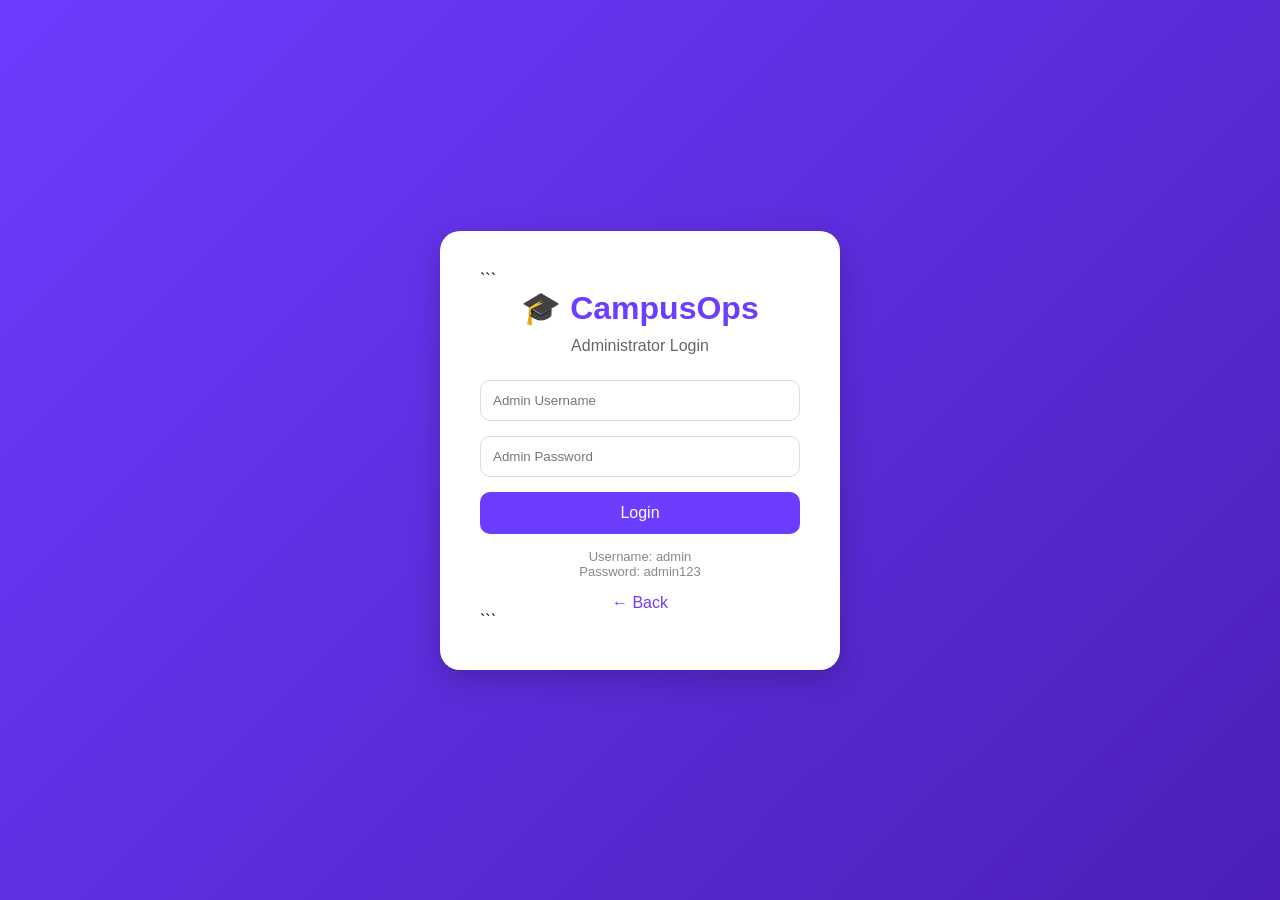
<file: templates/admin_login.html>
<!DOCTYPE html>

<html lang="en">
<head>
<meta charset="UTF-8">
<meta name="viewport" content="width=device-width, initial-scale=1.0">
<title>CampusOps Admin Login</title>

<style>

*{
    margin:0;
    padding:0;
    box-sizing:border-box;
    font-family:'Segoe UI',sans-serif;
}

body{
    height:100vh;
    display:flex;
    justify-content:center;
    align-items:center;
    background:linear-gradient(135deg,#6c3cff,#4b1fb8);
}

.login-box{
    width:400px;
    background:white;
    padding:40px;
    border-radius:20px;
    box-shadow:0 10px 30px rgba(0,0,0,0.2);
}

h1{
    text-align:center;
    color:#6c3cff;
    margin-bottom:10px;
}

p{
    text-align:center;
    color:#666;
    margin-bottom:25px;
}

input{
    width:100%;
    padding:12px;
    margin-bottom:15px;
    border:1px solid #ddd;
    border-radius:10px;
}

button{
    width:100%;
    padding:12px;
    background:#6c3cff;
    color:white;
    border:none;
    border-radius:10px;
    cursor:pointer;
    font-size:16px;
}

button:hover{
    background:#4b1fb8;
}

.back{
    text-align:center;
    margin-top:15px;
}

.back a{
    text-decoration:none;
    color:#6c3cff;
}

.demo{
    margin-top:15px;
    text-align:center;
    color:#888;
    font-size:13px;
}

</style>

</head>

<body>

<div class="login-box">

```
<h1>🎓 CampusOps</h1>
<p>Administrator Login</p>

<form action="/admin-login" method="POST">

    <input
        type="text"
        name="username"
        placeholder="Admin Username"
        required>

    <input
        type="password"
        name="password"
        placeholder="Admin Password"
        required>

    <button type="submit">
        Login
    </button>

</form>

<div class="demo">
    Username: admin<br>
    Password: admin123
</div>

<div class="back">
    <a href="/">← Back</a>
</div>
```

</div>

</body>
</html>
</file>
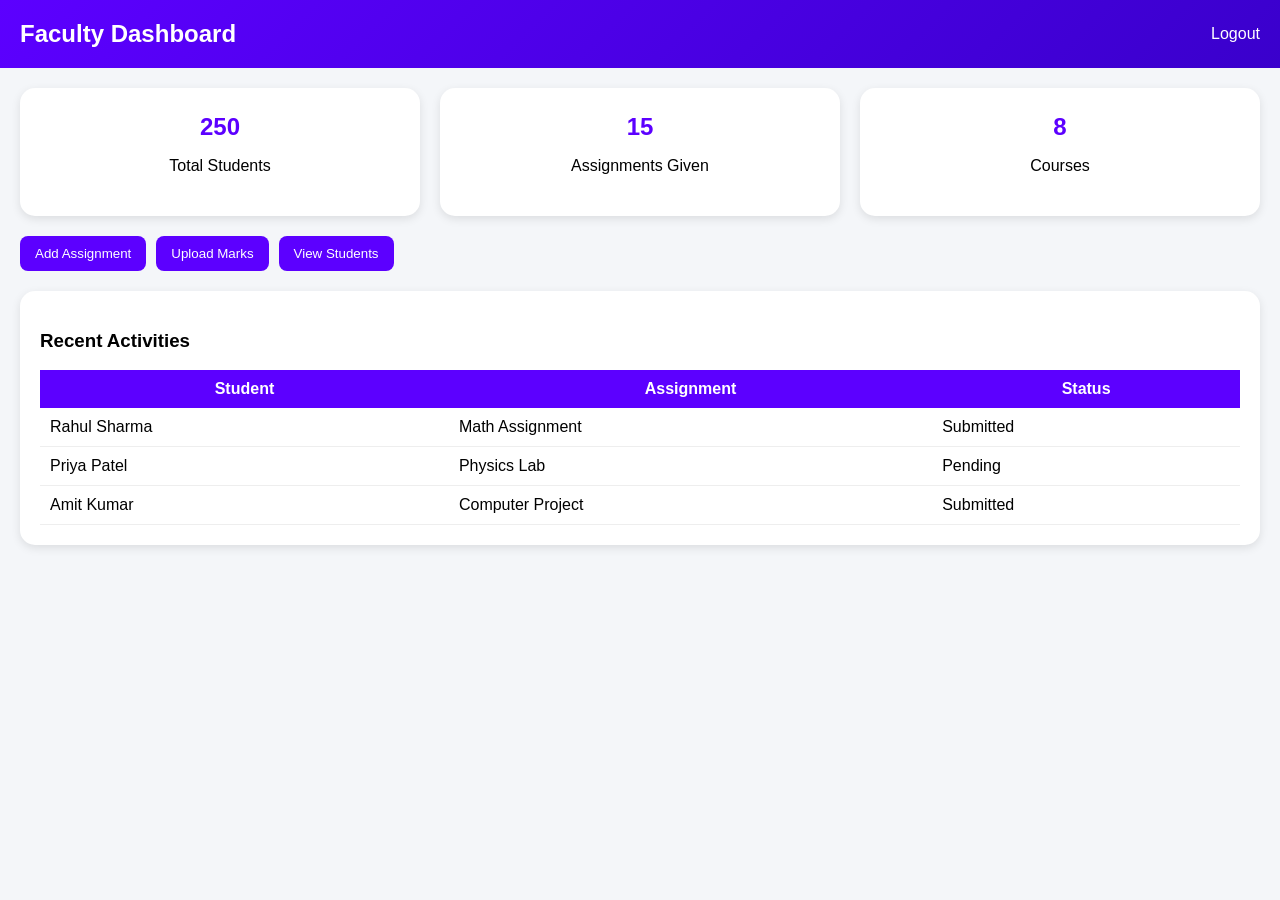
<file: templates/faculty.html>
<!DOCTYPE html>
<html>
<head>
<title>Faculty Dashboard</title>

<style>
body{
    margin:0;
    font-family:Arial;
    background:#f4f6f9;
}

/* HEADER */
.header{
    background:linear-gradient(135deg,#5c00ff,#3a00cc);
    color:white;
    padding:20px;
    display:flex;
    justify-content:space-between;
    align-items:center;
}

.header h2{
    margin:0;
}

/* CONTAINER */
.container{
    padding:20px;
}

/* CARDS */
.cards{
    display:grid;
    grid-template-columns:repeat(3,1fr);
    gap:20px;
}

.card{
    background:white;
    padding:25px;
    border-radius:15px;
    box-shadow:0 3px 10px rgba(0,0,0,0.1);
    text-align:center;
    transition:0.3s;
}

.card:hover{
    transform:scale(1.05);
}

.card h2{
    color:#5c00ff;
    margin:0;
}

/* BUTTONS */
.actions{
    margin-top:20px;
    display:flex;
    gap:10px;
}

button{
    padding:10px 15px;
    background:#5c00ff;
    color:white;
    border:none;
    border-radius:8px;
    cursor:pointer;
    transition:0.3s;
}

button:hover{
    background:#3a00cc;
}

/* TABLE BOX */
.table-box{
    margin-top:20px;
    background:white;
    padding:20px;
    border-radius:15px;
    box-shadow:0 3px 10px rgba(0,0,0,0.1);
}

table{
    width:100%;
    border-collapse:collapse;
}

th{
    background:#5c00ff;
    color:white;
    padding:10px;
}

td{
    padding:10px;
    border-bottom:1px solid #eee;
}

tr:hover{
    background:#f1f1ff;
}

a{
    color:white;
    text-decoration:none;
}
</style>

</head>

<body>

<div class="header">
    <h2>Faculty Dashboard</h2>
    <a href="/">Logout</a>
</div>

<div class="container">

<!-- TOP STATS -->
<div class="cards">

    <div class="card">
        <h2>250</h2>
        <p>Total Students</p>
    </div>

    <div class="card">
        <h2>15</h2>
        <p>Assignments Given</p>
    </div>

    <div class="card">
        <h2>8</h2>
        <p>Courses</p>
    </div>

</div>

<!-- ACTION BUTTONS -->
<div class="actions">
    <button onclick="alert('Add Assignment Coming Soon')">Add Assignment</button>
    <button onclick="alert('Upload Marks Coming Soon')">Upload Marks</button>
    <button onclick="alert('View Students Coming Soon')">View Students</button>
</div>

<!-- TABLE -->
<div class="table-box">

<h3>Recent Activities</h3>

<table>
<tr>
    <th>Student</th>
    <th>Assignment</th>
    <th>Status</th>
</tr>

<tr>
    <td>Rahul Sharma</td>
    <td>Math Assignment</td>
    <td>Submitted</td>
</tr>

<tr>
    <td>Priya Patel</td>
    <td>Physics Lab</td>
    <td>Pending</td>
</tr>

<tr>
    <td>Amit Kumar</td>
    <td>Computer Project</td>
    <td>Submitted</td>
</tr>

</table>

</div>

</div>

</body>
</html>
</file>
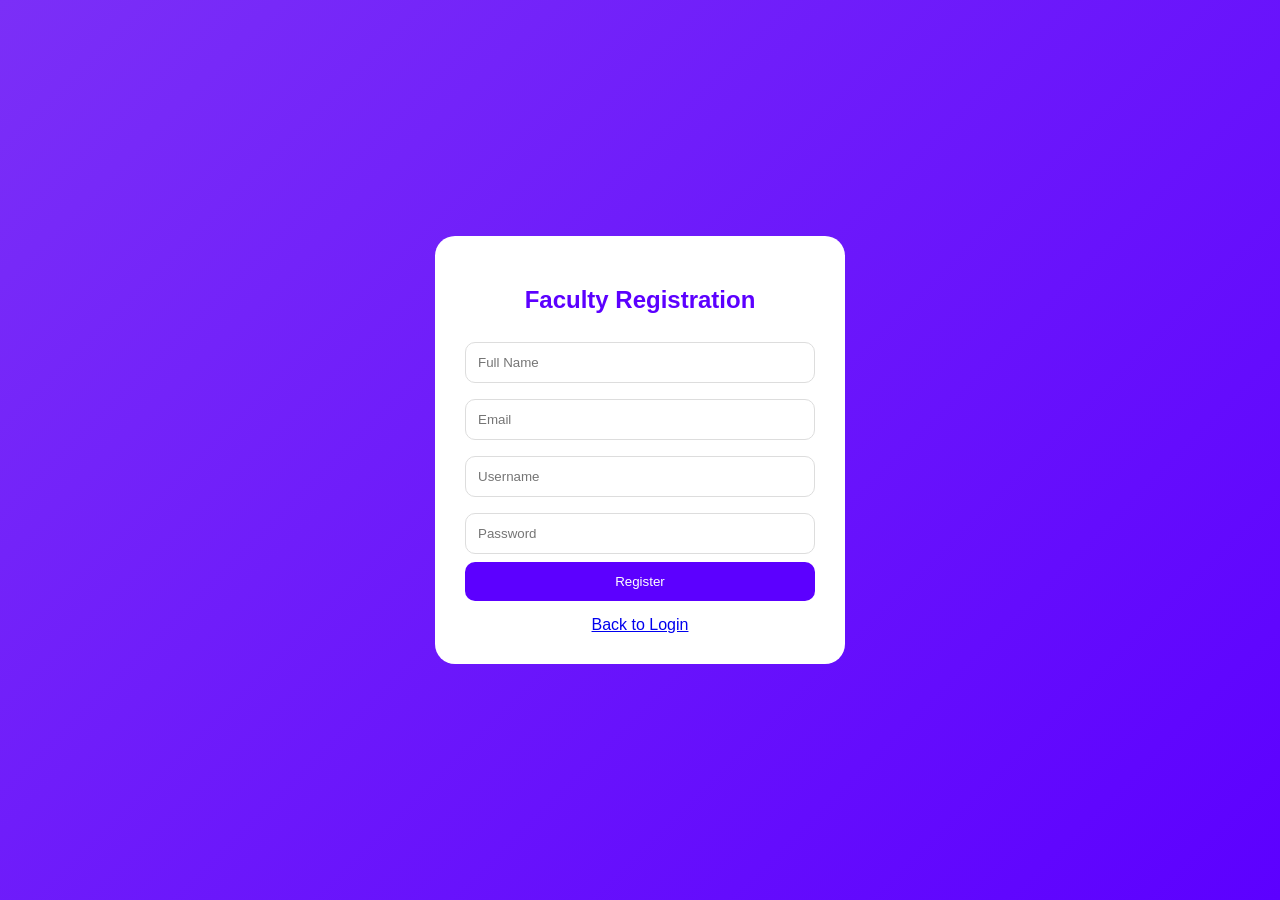
<file: templates/faculty_register.html>
<!DOCTYPE html>
<html>
<head>
<title>Faculty Registration</title>

<style>
body{
    font-family:Arial;
    background:linear-gradient(135deg,#7b2ff7,#5c00ff);
    display:flex;
    justify-content:center;
    align-items:center;
    height:100vh;
    margin:0;
}

.card{
    background:white;
    padding:30px;
    width:350px;
    border-radius:20px;
}

h2{
    text-align:center;
    color:#5c00ff;
}

input{
    width:100%;
    padding:12px;
    margin:8px 0;
    border:1px solid #ddd;
    border-radius:10px;
    box-sizing:border-box;
}

button{
    width:100%;
    padding:12px;
    background:#5c00ff;
    color:white;
    border:none;
    border-radius:10px;
}

a{
    display:block;
    text-align:center;
    margin-top:15px;
}
</style>
</head>

<body>

<div class="card">
    <h2>Faculty Registration</h2>

    <form>
        <input type="text" placeholder="Full Name">
        <input type="email" placeholder="Email">
        <input type="text" placeholder="Username">
        <input type="password" placeholder="Password">

        <button type="submit">Register</button>
    </form>

    <a href="/">Back to Login</a>
</div>

</body>
</html>
</file>
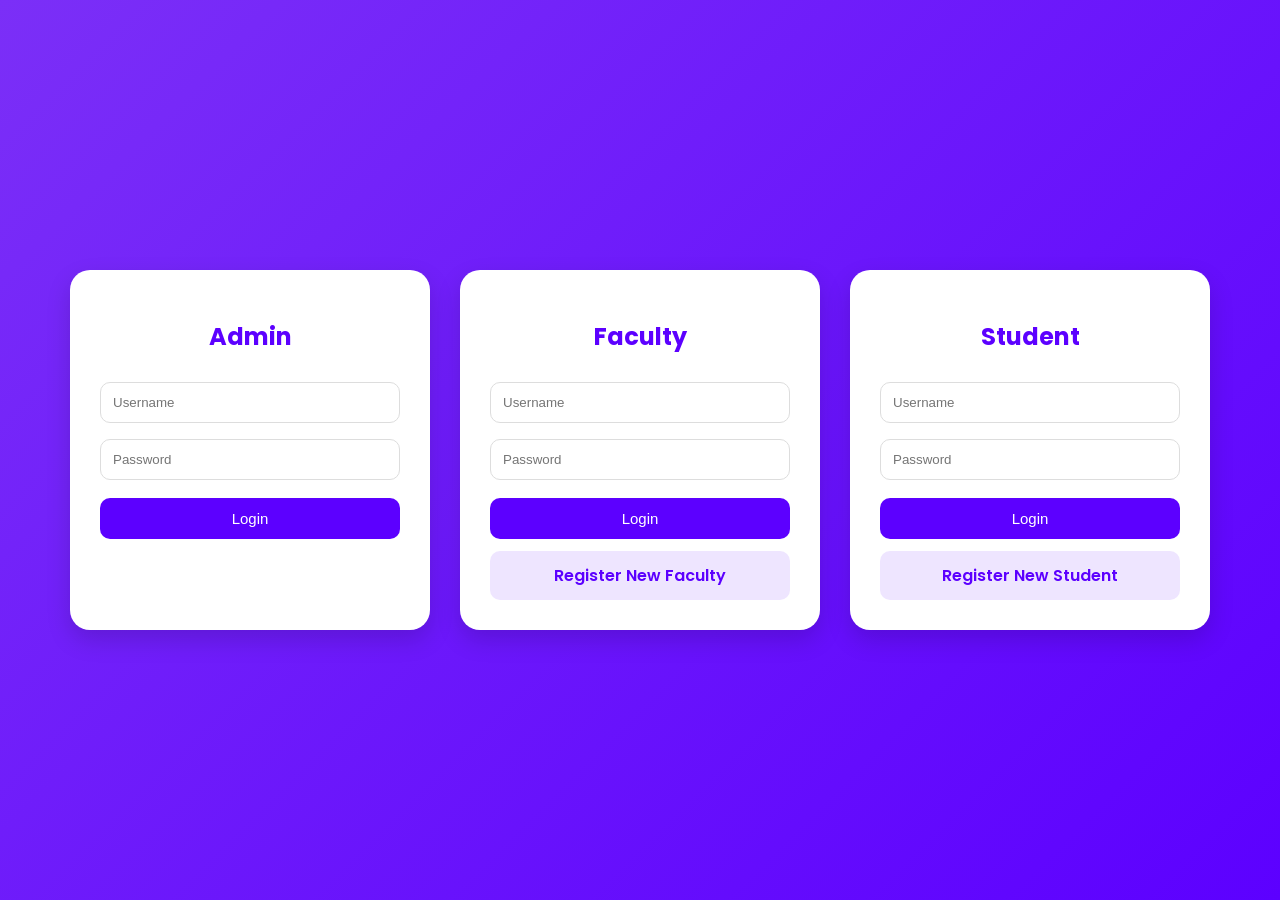
<file: templates/login.html>
<!DOCTYPE html>
<html>
<head>
<title>CampusOps Login</title>

<link href="https://fonts.googleapis.com/css2?family=Poppins:wght@300;400;500;600;700&display=swap" rel="stylesheet">

<style>

body{
    margin:0;
    font-family:'Poppins',sans-serif;
    background:linear-gradient(135deg,#7b2ff7,#5c00ff);
    height:100vh;
    display:flex;
    justify-content:center;
    align-items:center;
}

.container{
    display:flex;
    gap:30px;
}

.card{
    background:white;
    width:300px;
    padding:30px;
    border-radius:20px;
    box-shadow:0 10px 25px rgba(0,0,0,0.15);
    transition:0.3s;
}

.card:hover{
    transform:translateY(-5px);
}

.card h2{
    text-align:center;
    color:#5c00ff;
    margin-bottom:20px;
}

input{
    width:100%;
    padding:12px;
    margin:8px 0;
    border:1px solid #ddd;
    border-radius:10px;
    box-sizing:border-box;
    outline:none;
}

input:focus{
    border-color:#5c00ff;
}

.login-btn{
    width:100%;
    padding:12px;
    background:#5c00ff;
    color:white;
    border:none;
    border-radius:10px;
    cursor:pointer;
    font-size:15px;
    margin-top:10px;
}

.login-btn:hover{
    background:#3a00cc;
}

.register-btn{
    display:block;
    text-align:center;
    margin-top:12px;
    padding:12px;
    background:#eee5ff;
    color:#5c00ff;
    text-decoration:none;
    border-radius:10px;
    font-weight:600;
    transition:0.3s;
}

.register-btn:hover{
    background:#5c00ff;
    color:white;
}

</style>
</head>

<body>

<div class="container">

    <!-- ADMIN -->
    <div class="card">
        <h2>Admin</h2>

        <form action="/admin-login" method="POST">
            <input type="text" name="username" placeholder="Username" required>

            <input type="password" name="password" placeholder="Password" required>

            <button type="submit" class="login-btn">
                Login
            </button>
        </form>
    </div>

    <!-- FACULTY -->
    <div class="card">
        <h2>Faculty</h2>

        <form action="/faculty-login" method="POST">
            <input type="text" name="username" placeholder="Username" required>

            <input type="password" name="password" placeholder="Password" required>

            <button type="submit" class="login-btn">
                Login
            </button>
        </form>

        <a href="/faculty-register" class="register-btn">
            Register New Faculty
        </a>
    </div>

    <!-- STUDENT -->
    <div class="card">
        <h2>Student</h2>

        <form action="/student-login" method="POST">
            <input type="text" name="username" placeholder="Username" required>

            <input type="password" name="password" placeholder="Password" required>

            <button type="submit" class="login-btn">
                Login
            </button>
        </form>

        <a href="/student-register" class="register-btn">
            Register New Student
        </a>
    </div>

</div>

</body>
</html>
</file>
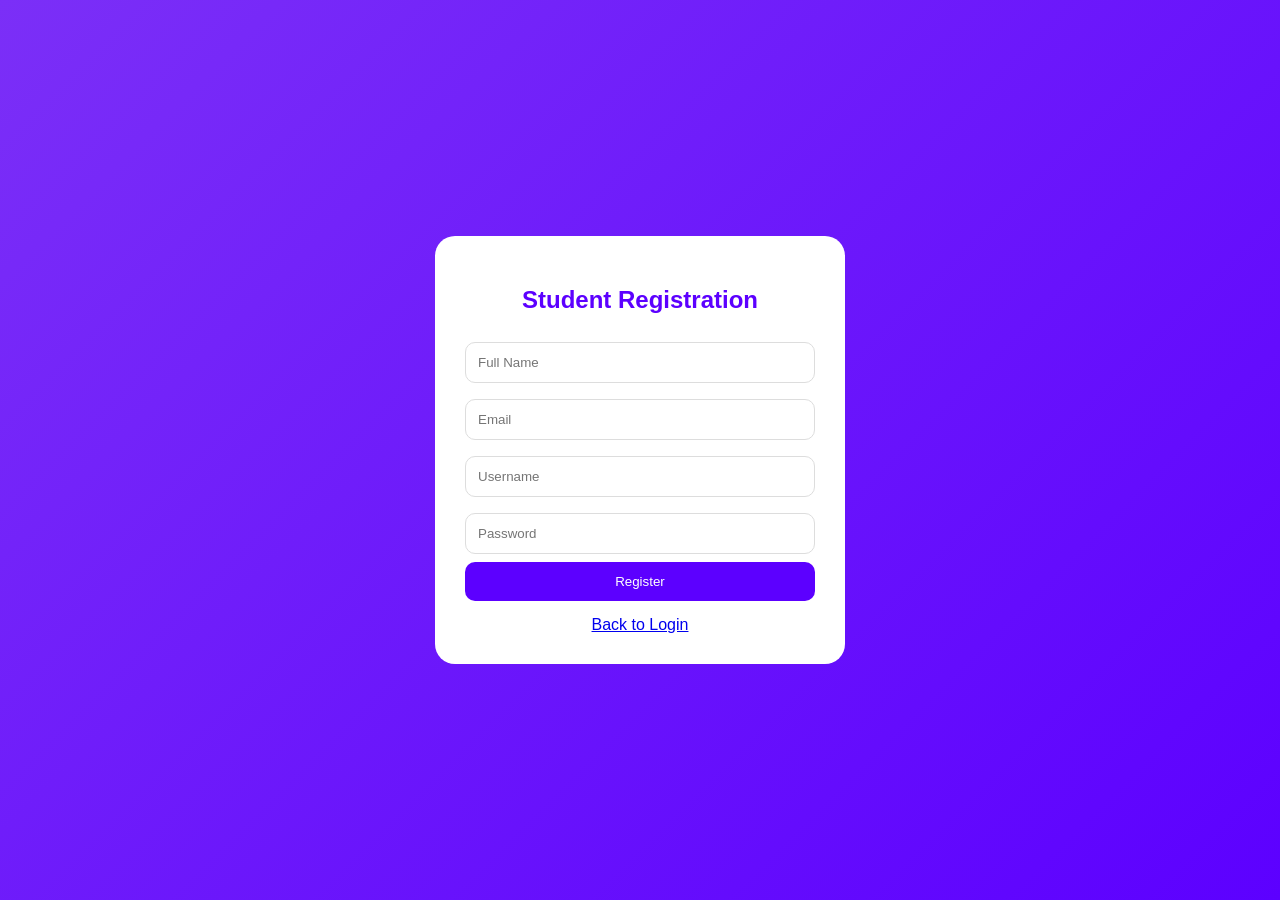
<file: templates/student_register.html>
<!DOCTYPE html>
<html>
<head>
<title>Student Registration</title>

<style>
body{
    font-family:Arial;
    background:linear-gradient(135deg,#7b2ff7,#5c00ff);
    display:flex;
    justify-content:center;
    align-items:center;
    height:100vh;
    margin:0;
}

.card{
    background:white;
    padding:30px;
    width:350px;
    border-radius:20px;
}

h2{
    text-align:center;
    color:#5c00ff;
}

input{
    width:100%;
    padding:12px;
    margin:8px 0;
    border:1px solid #ddd;
    border-radius:10px;
    box-sizing:border-box;
}

button{
    width:100%;
    padding:12px;
    background:#5c00ff;
    color:white;
    border:none;
    border-radius:10px;
}

a{
    display:block;
    text-align:center;
    margin-top:15px;
}
</style>
</head>

<body>

<div class="card">
    <h2>Student Registration</h2>

    <form>
        <input type="text" placeholder="Full Name">
        <input type="email" placeholder="Email">
        <input type="text" placeholder="Username">
        <input type="password" placeholder="Password">

        <button type="submit">Register</button>
    </form>

    <a href="/">Back to Login</a>
</div>

</body>
</html>
</file>
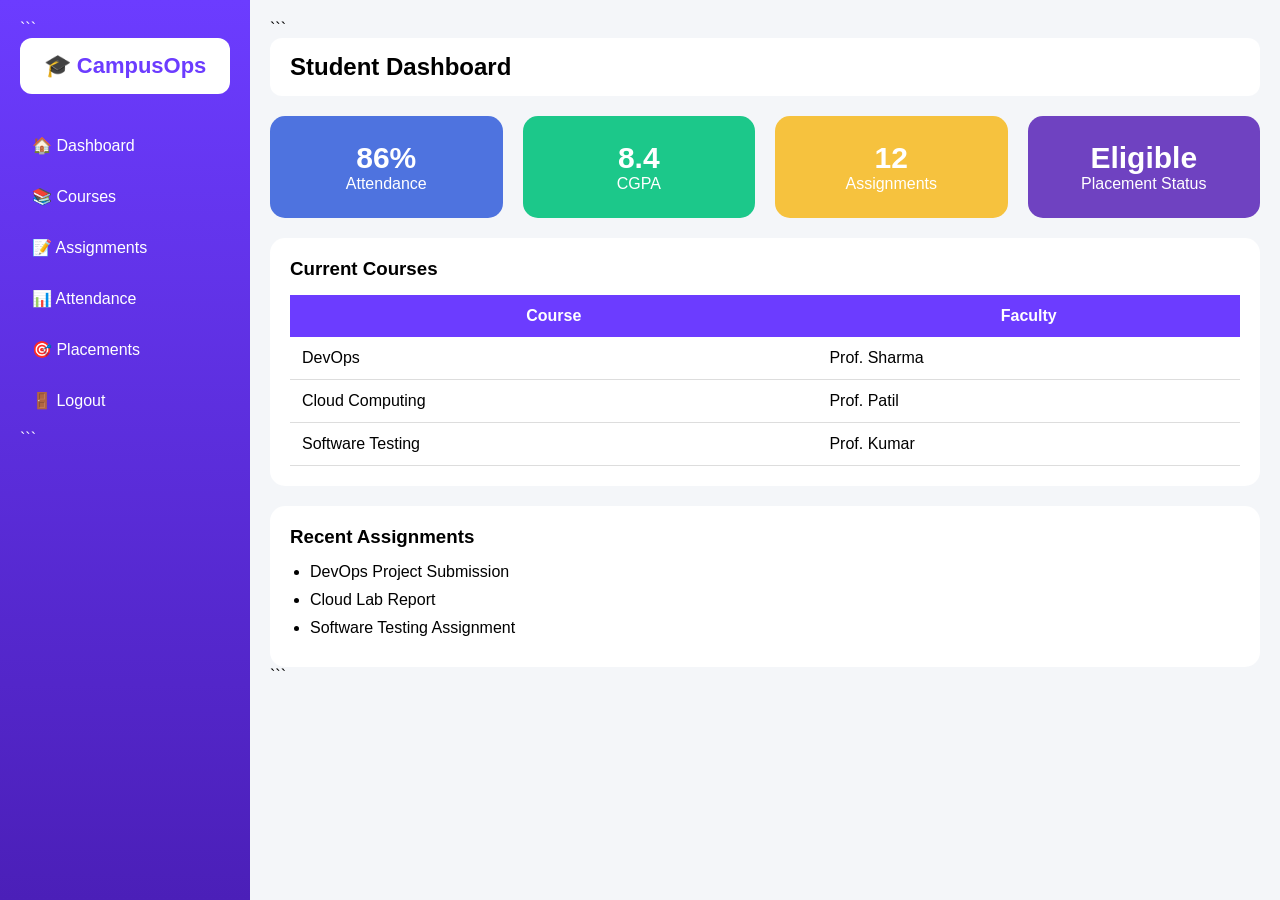
<file: templates/students.html>
<!DOCTYPE html>

<html lang="en">
<head>
<meta charset="UTF-8">
<meta name="viewport" content="width=device-width, initial-scale=1.0">
<title>Student Dashboard</title>

<style>

*{
    margin:0;
    padding:0;
    box-sizing:border-box;
    font-family:Arial,sans-serif;
}

body{
    background:#f4f6f9;
}

/* Sidebar */

.sidebar{
    width:250px;
    height:100vh;
    position:fixed;
    background:linear-gradient(180deg,#6c3cff,#4b1fb8);
    color:white;
    padding:20px;
}

.logo{
    background:white;
    color:#6c3cff;
    text-align:center;
    padding:15px;
    border-radius:12px;
    font-size:22px;
    font-weight:bold;
    margin-bottom:30px;
}

.menu a{
    display:block;
    color:white;
    text-decoration:none;
    padding:12px;
    margin:8px 0;
    border-radius:10px;
}

.menu a:hover{
    background:rgba(255,255,255,0.2);
}

/* Main */

.main{
    margin-left:250px;
    padding:20px;
}

.topbar{
    background:white;
    padding:15px 20px;
    border-radius:12px;
    margin-bottom:20px;
}

.cards{
    display:grid;
    grid-template-columns:repeat(4,1fr);
    gap:20px;
    margin-bottom:20px;
}

.card{
    padding:25px;
    border-radius:15px;
    color:white;
    text-align:center;
}

.card h2{
    font-size:30px;
}

.blue{
    background:#4e73df;
}

.green{
    background:#1cc88a;
}

.orange{
    background:#f6c23e;
}

.purple{
    background:#6f42c1;
}

.box{
    background:white;
    padding:20px;
    border-radius:15px;
    margin-top:20px;
}

table{
    width:100%;
    border-collapse:collapse;
    margin-top:15px;
}

th{
    background:#6c3cff;
    color:white;
    padding:12px;
}

td{
    padding:12px;
    border-bottom:1px solid #ddd;
}

ul{
    margin-top:15px;
    padding-left:20px;
}

li{
    margin-bottom:10px;
}

</style>

</head>

<body>

<div class="sidebar">

```
<div class="logo">
    🎓 CampusOps
</div>

<div class="menu">
    <a href="#">🏠 Dashboard</a>
    <a href="#">📚 Courses</a>
    <a href="#">📝 Assignments</a>
    <a href="#">📊 Attendance</a>
    <a href="#">🎯 Placements</a>
    <a href="/">🚪 Logout</a>
</div>
```

</div>

<div class="main">

```
<div class="topbar">
    <h2>Student Dashboard</h2>
</div>

<div class="cards">

    <div class="card blue">
        <h2>86%</h2>
        <p>Attendance</p>
    </div>

    <div class="card green">
        <h2>8.4</h2>
        <p>CGPA</p>
    </div>

    <div class="card orange">
        <h2>12</h2>
        <p>Assignments</p>
    </div>

    <div class="card purple">
        <h2>Eligible</h2>
        <p>Placement Status</p>
    </div>

</div>

<div class="box">

    <h3>Current Courses</h3>

    <table>

        <tr>
            <th>Course</th>
            <th>Faculty</th>
        </tr>

        <tr>
            <td>DevOps</td>
            <td>Prof. Sharma</td>
        </tr>

        <tr>
            <td>Cloud Computing</td>
            <td>Prof. Patil</td>
        </tr>

        <tr>
            <td>Software Testing</td>
            <td>Prof. Kumar</td>
        </tr>

    </table>

</div>

<div class="box">

    <h3>Recent Assignments</h3>

    <ul>
        <li>DevOps Project Submission</li>
        <li>Cloud Lab Report</li>
        <li>Software Testing Assignment</li>
    </ul>

</div>
```

</div>

</body>
</html>
</file>
